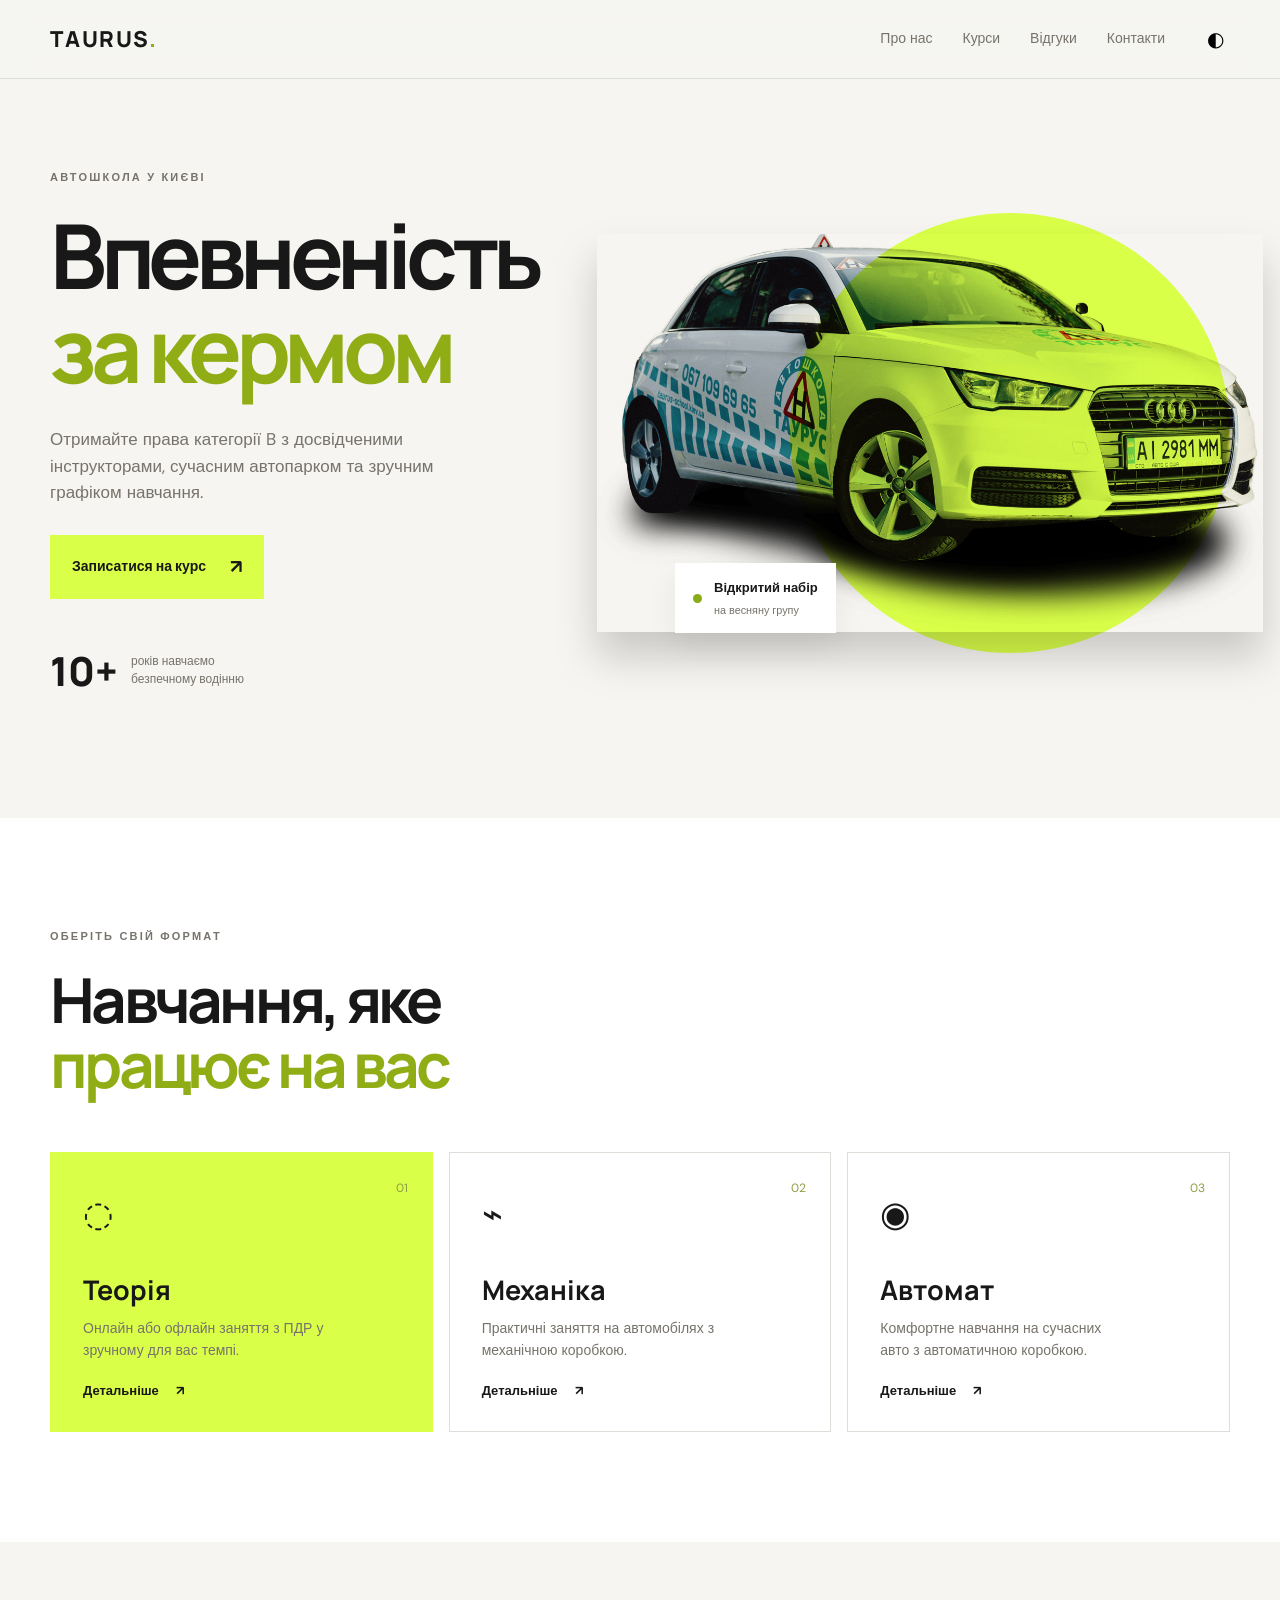
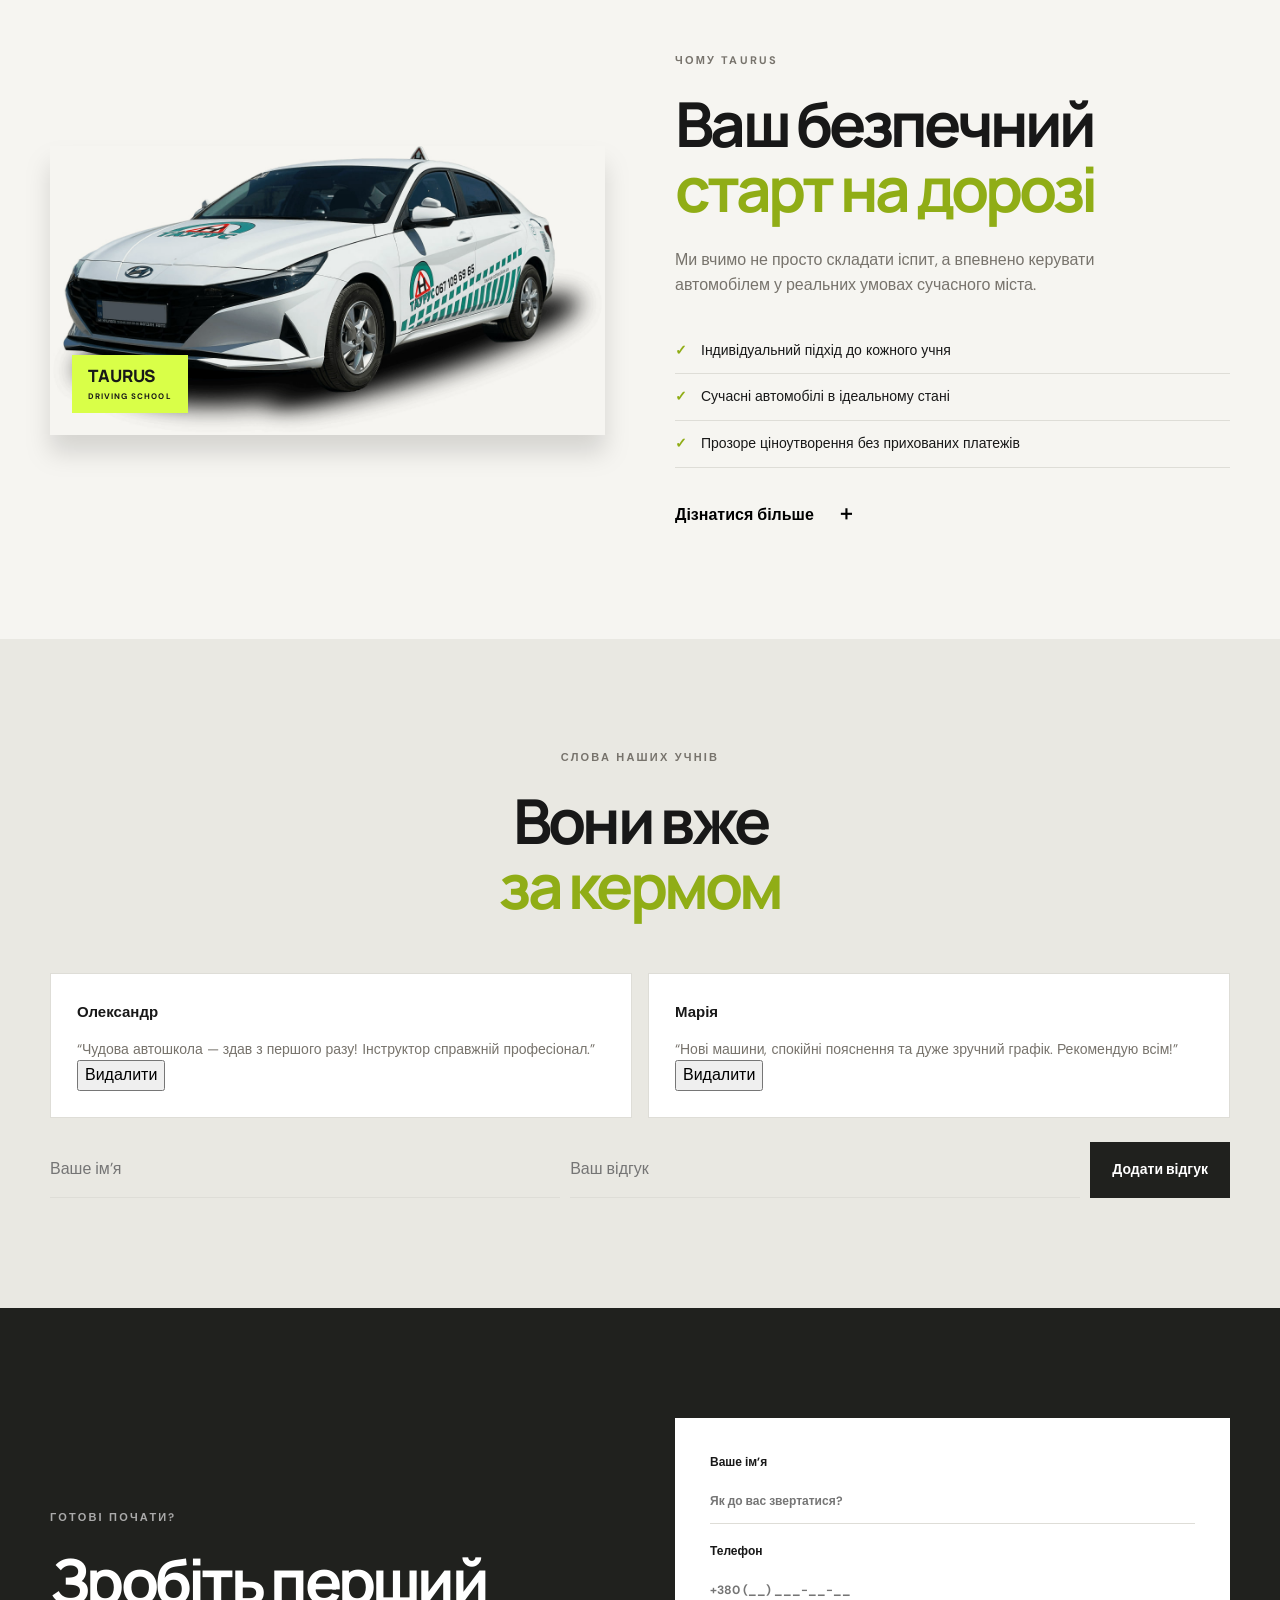
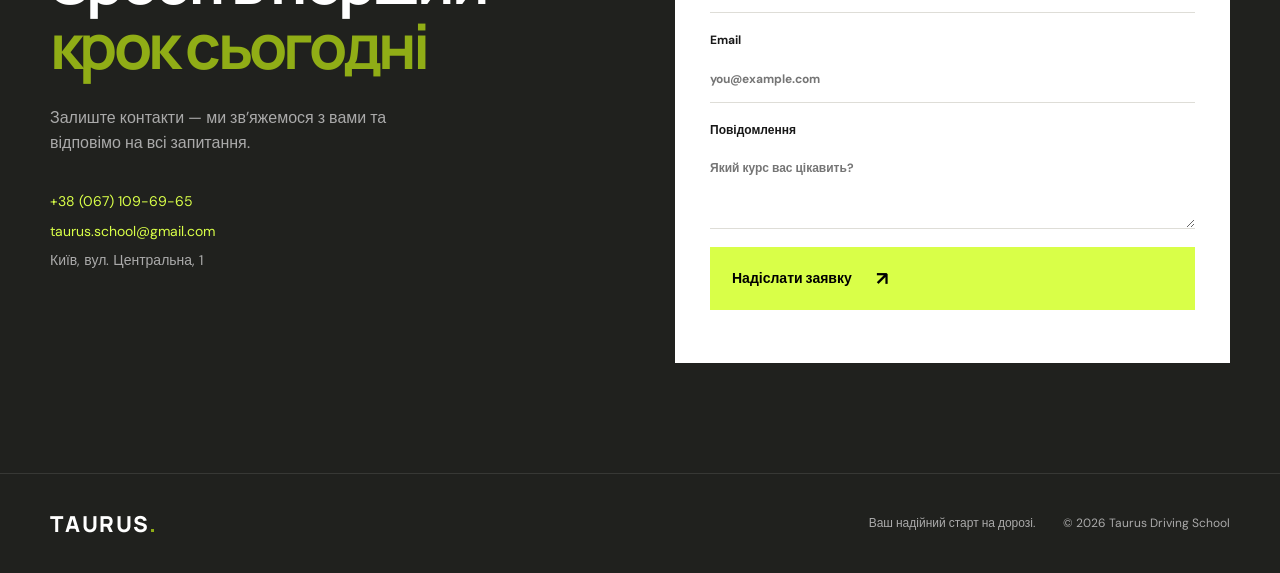
<file: index.html>
<!doctype html>
<html lang="uk">
<head>
  <meta charset="utf-8">
  <meta name="viewport" content="width=device-width, initial-scale=1">
  <meta name="description" content="Автошкола Taurus у Києві — теорія, практика та впевненість за кермом.">
  <title>Taurus — автошкола у Києві</title>
  <link rel="stylesheet" href="styles.css">
  <script src="script.js" defer></script>
</head>
<body>
  <header class="site-header">
    <div class="container header-inner">
      <a class="logo" href="#top" aria-label="Taurus, на головну">TAURUS<span>.</span></a>
      <button class="menu-toggle" type="button" aria-label="Відкрити меню" aria-expanded="false">☰</button>
      <nav class="main-nav" aria-label="Головна навігація">
        <a href="#about">Про нас</a>
        <a href="#courses">Курси</a>
        <a href="#reviews">Відгуки</a>
        <a href="#contact">Контакти</a>
      </nav>
      <button class="theme-toggle" type="button" aria-label="Змінити тему">◐</button>
    </div>
  </header>

  <main id="top">
    <section class="hero section">
      <div class="container hero-grid">
        <div class="hero-copy">
          <p class="eyebrow">АВТОШКОЛА У КИЄВІ</p>
          <h1>Впевненість<br><em>за кермом</em></h1>
          <p class="hero-text">Отримайте права категорії B з досвідченими інструкторами, сучасним автопарком та зручним графіком навчання.</p>
          <a class="button button-primary" href="#contact">Записатися на курс <span>↗</span></a>
          <div class="hero-meta"><strong>10+</strong><span>років навчаємо<br>безпечному водінню</span></div>
        </div>
        <div class="hero-visual">
          <div class="hero-ring"></div>
          <img src="images/photo_2026-10-21_19-45-49.jpg" alt="Навчальний автомобіль Audi автошколи Taurus">
          <div class="floating-card"><span class="status-dot"></span><div><strong>Відкритий набір</strong><small>на весняну групу</small></div></div>
        </div>
      </div>
    </section>

    <section id="courses" class="section courses-section">
      <div class="container">
        <div class="section-heading"><p class="eyebrow">ОБЕРІТЬ СВІЙ ФОРМАТ</p><h2>Навчання, яке<br><em>працює на вас</em></h2></div>
        <div class="course-grid">
          <article class="course-card featured"><span class="card-number">01</span><div class="course-icon">◌</div><h3>Теорія</h3><p>Онлайн або офлайн заняття з ПДР у зручному для вас темпі.</p><a href="#contact">Детальніше <span>↗</span></a></article>
          <article class="course-card"><span class="card-number">02</span><div class="course-icon">⌁</div><h3>Механіка</h3><p>Практичні заняття на автомобілях з механічною коробкою.</p><a href="#contact">Детальніше <span>↗</span></a></article>
          <article class="course-card"><span class="card-number">03</span><div class="course-icon">◉</div><h3>Автомат</h3><p>Комфортне навчання на сучасних авто з автоматичною коробкою.</p><a href="#contact">Детальніше <span>↗</span></a></article>
        </div>
      </div>
    </section>

    <section id="about" class="section about-section">
      <div class="container about-grid">
        <div class="about-image"><img src="images/photo_2026-10-21_19-45-50.jpg" alt="Навчальний автомобіль Hyundai автошколи Taurus"><span class="image-label">TAURUS<br><small>DRIVING SCHOOL</small></span></div>
        <div class="about-copy"><p class="eyebrow">ЧОМУ TAURUS</p><h2>Ваш безпечний<br><em>старт на дорозі</em></h2><p>Ми вчимо не просто складати іспит, а впевнено керувати автомобілем у реальних умовах сучасного міста.</p><ul class="benefits"><li>Індивідуальний підхід до кожного учня</li><li>Сучасні автомобілі в ідеальному стані</li><li>Прозоре ціноутворення без прихованих платежів</li></ul><button class="text-button" id="read-more" type="button">Дізнатися більше <span>＋</span></button><p class="more-text" id="more-text" hidden>Гнучкі ранкові, денні та вечірні групи, а також інструктори з понад 10 роками досвіду допоможуть вам пройти шлях до посвідчення спокійно та впевнено.</p></div>
      </div>
    </section>

    <section id="reviews" class="section reviews-section">
      <div class="container"><div class="section-heading centered"><p class="eyebrow">СЛОВА НАШИХ УЧНІВ</p><h2>Вони вже<br><em>за кермом</em></h2></div><div class="reviews-grid" id="reviews-list"></div><form class="review-form" id="review-form"><input id="review-name" placeholder="Ваше ім’я" required><input id="review-text" placeholder="Ваш відгук" required><button class="button button-dark" type="submit">Додати відгук</button></form></div>
    </section>

    <section id="contact" class="section contact-section"><div class="container contact-grid"><div><p class="eyebrow">ГОТОВІ ПОЧАТИ?</p><h2>Зробіть перший<br><em>крок сьогодні</em></h2><p>Залиште контакти — ми зв’яжемося з вами та відповімо на всі запитання.</p><div class="contact-details"><a href="tel:+380671096965">+38 (067) 109-69-65</a><a href="mailto:taurus.school@gmail.com">taurus.school@gmail.com</a><span>Київ, вул. Центральна, 1</span></div></div><form class="contact-form" id="contact-form"><label>Ваше ім’я<input name="name" required minlength="2" placeholder="Як до вас звертатися?"></label><label>Телефон<input name="phone" type="tel" required placeholder="+380 (__) ___-__-__"></label><label>Email<input name="email" type="email" required placeholder="you@example.com"></label><label>Повідомлення<textarea name="message" rows="3" placeholder="Який курс вас цікавить?"></textarea></label><button class="button button-primary" type="submit">Надіслати заявку <span>↗</span></button><p class="form-status" id="form-status" role="status"></p></form></div></section>
  </main>

  <footer class="site-footer"><div class="container footer-inner"><a class="logo" href="#top">TAURUS<span>.</span></a><p>Ваш надійний старт на дорозі.</p><p>© 2026 Taurus Driving School</p></div></footer>
</body>
</html>
</file>
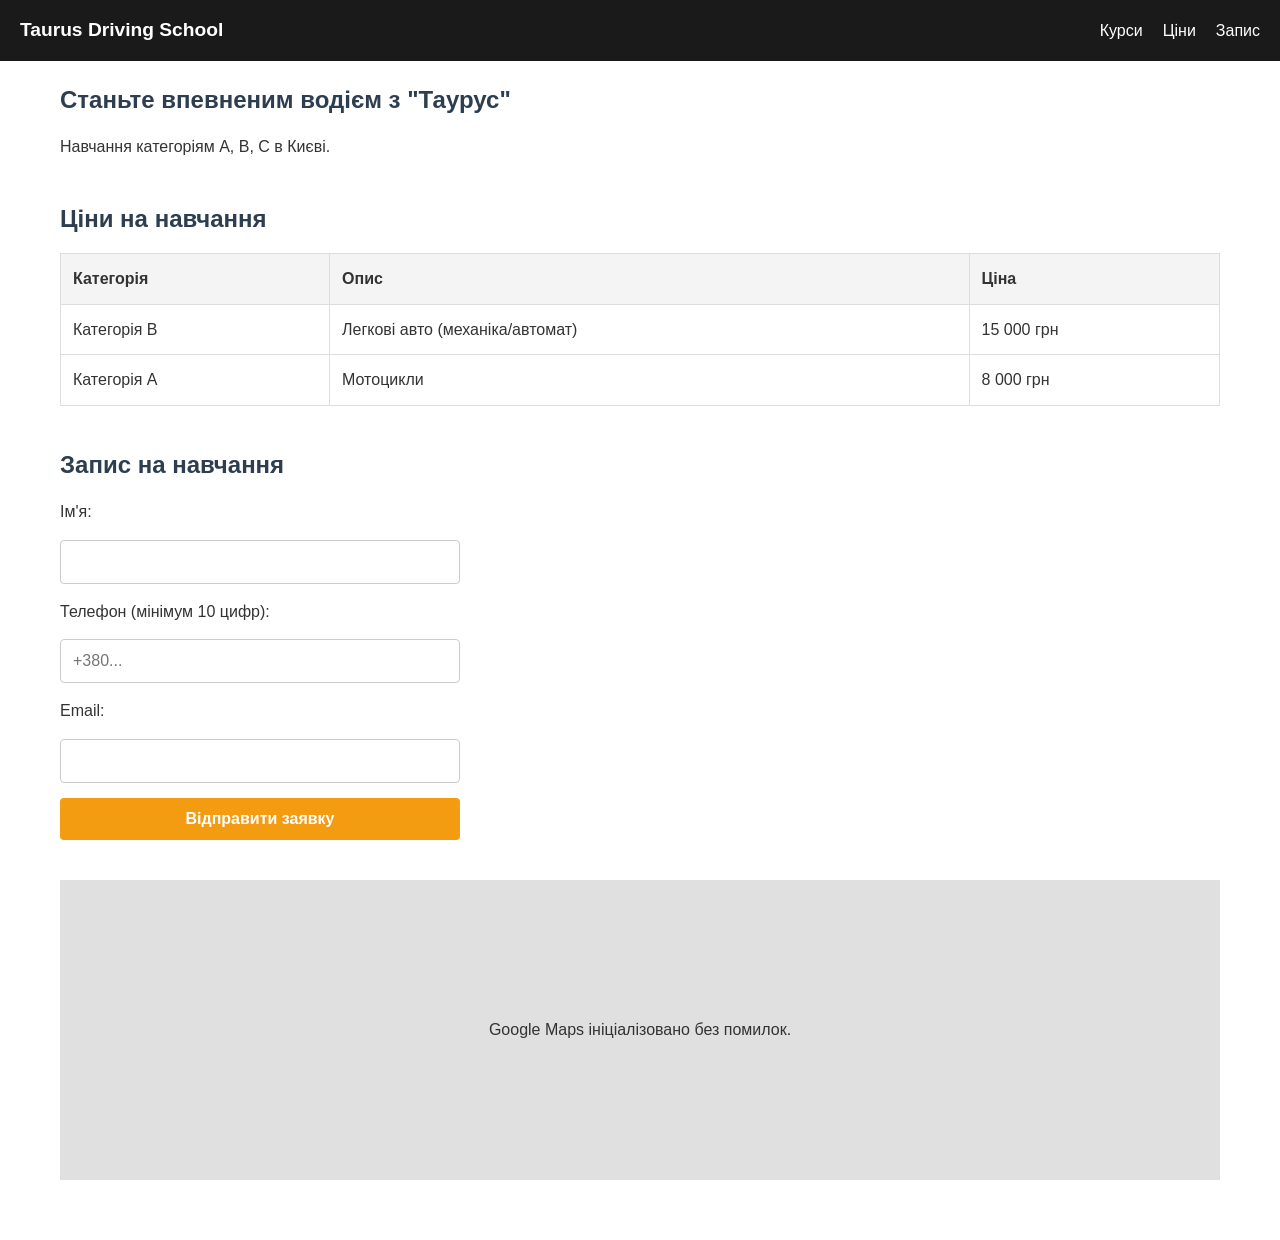
<file: taurus-driving-school/index.html>
<!DOCTYPE html>
<html lang="uk">
<head>
    <meta charset="UTF-8">
    <meta name="viewport" content="width=device-width, initial-scale=1.0">
    <title>Автошкола "Таурус" (Київ)</title>
    <link rel="stylesheet" href="style.css">
</head>
<body>
    <header>
        <nav>
            <div class="logo">Taurus Driving School</div>
            <div class="burger-menu" id="burger-menu">☰</div>
            <ul id="nav-links">
                <li><a href="#courses">Курси</a></li>
                <li><a href="#prices">Ціни</a></li>
                <li><a href="#contact">Запис</a></li>
            </ul>
        </nav>
    </header>

    <main>
        <section id="courses">
            <h1>Станьте впевненим водієм з "Таурус"</h1>
            <p>Навчання категоріям A, B, C в Києві.</p>
        </section>

        <section id="prices">
            <h2>Ціни на навчання</h2>
            <div class="table-responsive">
                <table>
                    <tr><th>Категорія</th><th>Опис</th><th>Ціна</th></tr>
                    <tr><td>Категорія B</td><td>Легкові авто (механіка/автомат)</td><td>15 000 грн</td></tr>
                    <tr><td>Категорія A</td><td>Мотоцикли</td><td>8 000 грн</td></tr>
                </table>
            </div>
        </section>

        <section id="contact">
            <h2>Запис на навчання</h2>
            <form action="backend/submit.php" method="POST" id="enroll-form">
                <label for="name">Ім'я:</label>
                <input type="text" id="name" name="name" required>

                <label for="phone">Телефон (мінімум 10 цифр):</label>
                <input type="tel" id="phone" name="phone" pattern="[\+]?[0-9]{10,13}" required placeholder="+380...">

                <label for="email">Email:</label>
                <input type="email" id="email" name="email" required>

                <button type="submit">Відправити заявку</button>
            </form>
        </section>
        
        <section id="map-section">
            <div id="map" style="height: 300px; width: 100%; background: #e0e0e0; display: flex; align-items: center; justify-content: center; margin-top: 20px;">
                Тут має бути Google Map (Завантажується через JS)
            </div>
        </section>
    </main>

    <script src="script.js"></script>
</body>
</html>
</file>
<file: styles.css>
@import url('https://fonts.googleapis.com/css2?family=DM+Sans:wght@400;500;600;700&family=Manrope:wght@700;800&display=swap');
:root{--ink:#181818;--muted:#77736c;--paper:#f6f5f1;--accent:#d9ff48;--line:#deddd7;--dark:#20211e}*{box-sizing:border-box}html{scroll-behavior:smooth}body{margin:0;background:var(--paper);color:var(--ink);font-family:'DM Sans',sans-serif;line-height:1.55}a{color:inherit;text-decoration:none}button,input,textarea{font:inherit}button{cursor:pointer}.container{width:min(1180px,calc(100% - 48px));margin:auto}.site-header{position:sticky;top:0;z-index:10;background:rgba(246,245,241,.9);backdrop-filter:blur(14px);border-bottom:1px solid var(--line)}.header-inner{height:78px;display:flex;align-items:center;gap:36px}.logo{font:800 22px Manrope;letter-spacing:.08em}.logo span,em{color:#90ad16;font-style:normal}.main-nav{display:flex;gap:30px;margin-left:auto;color:var(--muted);font-size:14px}.main-nav a:hover{color:var(--ink)}.theme-toggle,.menu-toggle{border:0;background:transparent;font-size:20px}.menu-toggle{display:none}.section{padding:110px 0}.hero{padding:90px 0 120px;overflow:hidden}.hero-grid,.about-grid,.contact-grid{display:grid;grid-template-columns:1fr 1fr;gap:70px;align-items:center}.eyebrow{margin:0 0 22px;font-size:11px;font-weight:700;letter-spacing:.2em;color:var(--muted)}h1,h2,h3{font-family:Manrope;margin:0;line-height:1.05}h1{font-size:clamp(52px,7vw,92px);letter-spacing:-.07em}h2{font-size:clamp(38px,5vw,62px);letter-spacing:-.06em}h3{font-size:27px}.hero-text{max-width:440px;margin:30px 0;color:var(--muted);font-size:17px}.button{display:inline-flex;gap:24px;align-items:center;border:0;padding:17px 22px;font-weight:700;font-size:14px;transition:.25s}.button span{font-size:19px}.button-primary{background:var(--accent)}.button-primary:hover{background:#c4ec23;transform:translateY(-2px)}.button-dark{background:var(--dark);color:#fff}.button-dark:hover{background:#35372f}.hero-meta{display:flex;gap:13px;align-items:center;margin-top:44px;color:var(--muted);font-size:12px}.hero-meta strong{font:800 40px Manrope;color:var(--ink)}.hero-visual{position:relative;min-height:470px;display:flex;align-items:center}.hero-visual img{position:relative;z-index:1;width:120%;max-width:none;margin-left:-14%;filter:drop-shadow(0 25px 20px rgba(0,0,0,.18));mix-blend-mode:multiply}.hero-ring{position:absolute;width:440px;height:440px;border-radius:50%;right:0;background:var(--accent)}.floating-card{position:absolute;z-index:2;bottom:35px;left:0;display:flex;gap:12px;align-items:center;background:#fff;padding:15px 18px;box-shadow:0 12px 30px #0001;font-size:13px}.floating-card small,.floating-card strong{display:block}.floating-card small{color:var(--muted);margin-top:3px}.status-dot{width:9px;height:9px;background:#88ac15;border-radius:50%}.courses-section{background:#fff}.section-heading{margin-bottom:55px}.course-grid{display:grid;grid-template-columns:repeat(3,1fr);gap:16px}.course-card{position:relative;padding:34px 32px 30px;min-height:280px;border:1px solid var(--line);transition:.25s}.course-card:hover{transform:translateY(-5px);box-shadow:0 15px 35px #0000000d}.course-card.featured{background:var(--accent);border-color:var(--accent)}.card-number{position:absolute;right:24px;top:26px;color:#8c9e43;font-size:12px}.course-icon{font-size:35px;margin-bottom:35px}.course-card p{color:var(--muted);font-size:14px;max-width:250px}.course-card a{position:absolute;bottom:30px;font-weight:700;font-size:13px}.course-card a span{margin-left:14px}.about-section{background:var(--paper)}.about-image{position:relative}.about-image img{display:block;width:100%;filter:drop-shadow(0 18px 12px #0002);mix-blend-mode:multiply}.image-label{position:absolute;bottom:22px;left:22px;background:var(--accent);padding:12px 16px;font:800 17px Manrope;line-height:1}.image-label small{font:700 8px 'DM Sans';letter-spacing:.13em}.about-copy>p:not(.eyebrow){color:var(--muted);max-width:450px;margin:27px 0}.benefits{list-style:none;padding:0;margin:30px 0}.benefits li{padding:12px 0 12px 26px;border-bottom:1px solid var(--line);font-size:14px;position:relative}.benefits li:before{content:'✓';position:absolute;left:0;color:#90ad16;font-weight:bold}.text-button{border:0;background:none;padding:0;font-weight:700}.text-button span{margin-left:18px;font-size:20px}.more-text{font-size:14px!important;margin-top:20px!important}.reviews-section{background:#e9e8e2}.centered{text-align:center}.reviews-grid{display:grid;grid-template-columns:repeat(2,1fr);gap:16px}.review-card{background:#fff;padding:26px;border:1px solid var(--line)}.review-card strong{font-size:15px}.review-card p{color:var(--muted);font-size:14px;margin-bottom:0}.review-form{display:flex;gap:10px;margin-top:24px}.review-form input{flex:1}.contact-section{background:var(--dark);color:#fff}.contact-section .eyebrow,.contact-section .contact-details{color:#aaa}.contact-grid>div>p:not(.eyebrow){color:#aaa;max-width:390px;margin:28px 0}.contact-details{display:grid;gap:8px;margin-top:35px;font-size:14px}.contact-details a{color:var(--accent)}.contact-form{background:#fff;color:var(--ink);padding:35px;display:grid;gap:18px}.contact-form label{display:grid;gap:7px;font-size:12px;font-weight:700}.contact-form input,.contact-form textarea,.review-form input{border:1px solid var(--line);background:transparent;padding:13px 0;border-width:0 0 1px;outline:none;resize:vertical}.contact-form input:focus,.contact-form textarea:focus,.review-form input:focus{border-color:#90ad16}.form-status{margin:0;font-size:13px;color:#739000}.site-footer{background:var(--dark);color:#aaa;border-top:1px solid #ffffff1a;padding:28px 0}.footer-inner{display:flex;gap:28px;align-items:center;font-size:12px}.footer-inner .logo{color:#fff;margin-right:auto}
@media(max-width:760px){.container{width:min(100% - 32px,560px)}.header-inner{height:65px}.menu-toggle{display:block;margin-left:auto}.main-nav{display:none;position:absolute;top:65px;left:0;right:0;background:var(--paper);padding:20px 16px;flex-direction:column;gap:18px;border-bottom:1px solid var(--line)}.main-nav.open{display:flex}.theme-toggle{font-size:18px}.section{padding:75px 0}.hero{padding:55px 0 70px}.hero-grid,.about-grid,.contact-grid{grid-template-columns:1fr;gap:40px}.hero-visual{min-height:270px}.hero-ring{width:270px;height:270px;right:4%}.hero-visual img{width:120%;margin-left:-10%}.floating-card{bottom:0;left:10px}.course-grid,.reviews-grid{grid-template-columns:1fr}.course-card{min-height:235px}.review-form{display:grid}.footer-inner{display:grid;gap:12px}.footer-inner .logo{margin:0}.contact-form{padding:25px 20px}}
@media(prefers-reduced-motion:reduce){html{scroll-behavior:auto}.course-card,.button{transition:none}}
.night{--paper:#171814;--ink:#f4f4ef;--muted:#aaa99f;--line:#383a32}.night .site-header{background:rgba(23,24,20,.9)}.night .courses-section,.night .review-card,.night .floating-card{background:#242620}.night .reviews-section{background:#20221d}.night .about-image img,.night .hero-visual img{mix-blend-mode:screen}.night .contact-form{background:#242620;color:var(--ink)}
</file>
<file: taurus-driving-school/style.css>
* { box-sizing: border-box; margin: 0; padding: 0; }
body { font-family: Arial, sans-serif; line-height: 1.6; color: #333; }
header { background: #1a1a1a; color: #fff; padding: 15px 20px; }
nav { display: flex; justify-content: space-between; align-items: center; }
.logo { font-size: 1.2rem; font-weight: bold; }
#nav-links { list-style: none; display: flex; gap: 20px; }
#nav-links a { color: #fff; text-decoration: none; transition: color 0.3s;}
#nav-links a:hover { color: #f39c12; }
.burger-menu { display: none; cursor: pointer; font-size: 24px; }
main { padding: 20px; max-width: 1200px; margin: 0 auto; }
section { margin-bottom: 40px; }
h1, h2 { margin-bottom: 15px; color: #2c3e50; }
.table-responsive { overflow-x: auto; margin-top: 15px; }
table { width: 100%; border-collapse: collapse; min-width: 600px; }
th, td { border: 1px solid #ddd; padding: 12px; text-align: left; }
th { background-color: #f4f4f4; }
form { display: flex; flex-direction: column; max-width: 400px; gap: 15px; margin-top: 15px; }
input, button { padding: 12px; font-size: 16px; border: 1px solid #ccc; border-radius: 4px; }
button { background: #f39c12; color: white; border: none; cursor: pointer; font-weight: bold; transition: background 0.3s; }
button:hover { background: #e67e22; }

@media (max-width: 768px) {
    #nav-links { display: none; flex-direction: column; width: 100%; position: absolute; top: 58px; left: 0; background: #1a1a1a; padding: 15px; }
    #nav-links.active { display: flex; }
    .burger-menu { display: block; }
}
</file>
